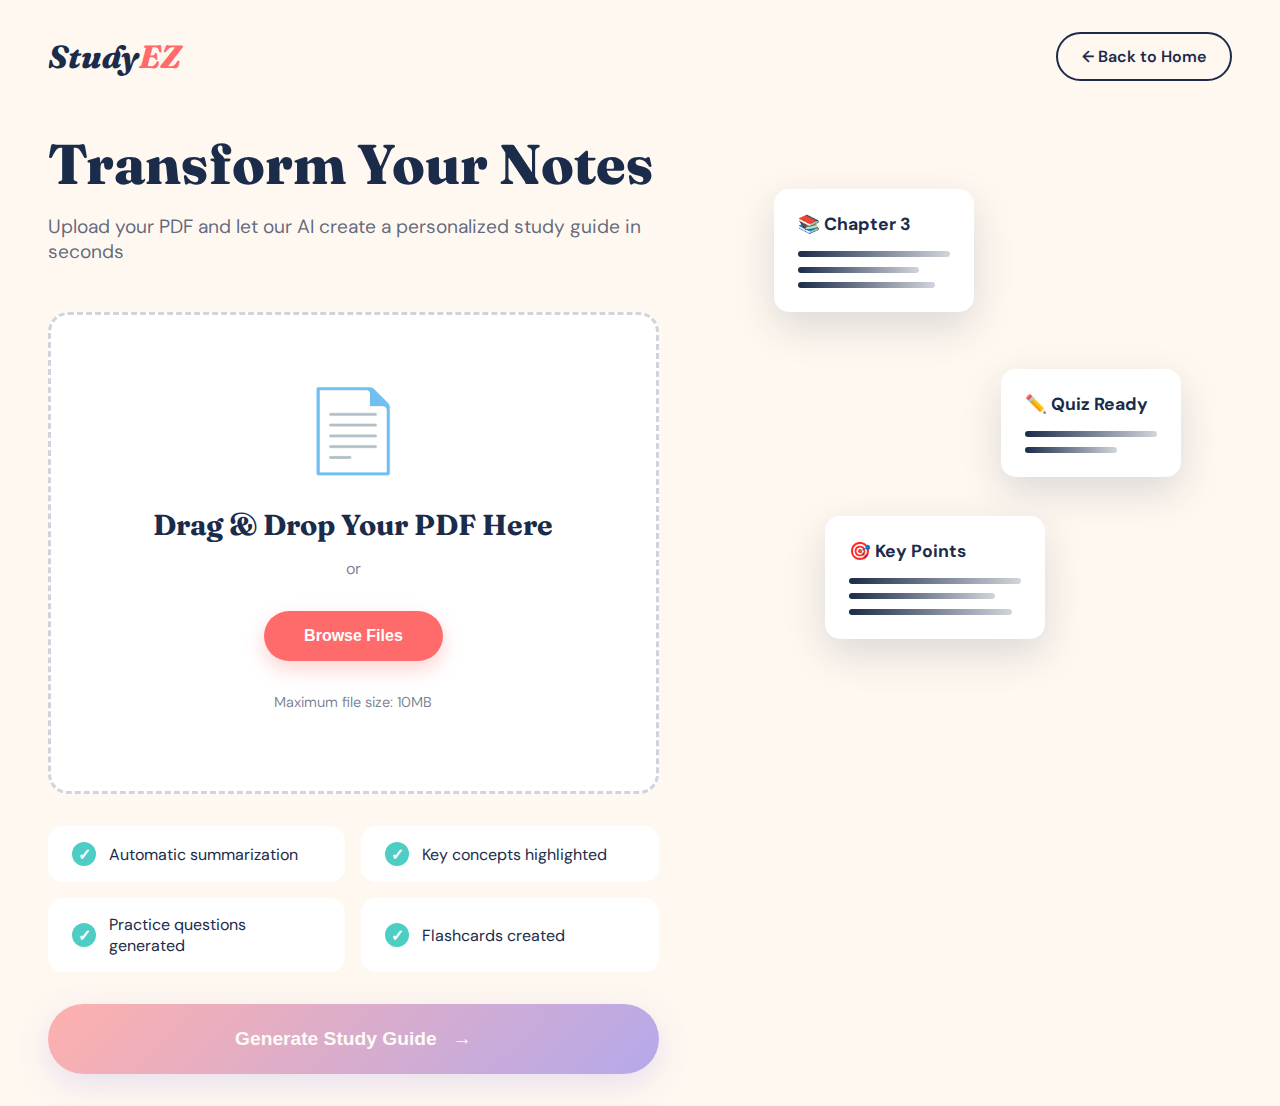
<file: index.html>
<!DOCTYPE html>
<html lang="en">
<head>
    <meta charset="UTF-8">
    <meta name="viewport" content="width=device-width, initial-scale=1.0">
    <title>Upload Your PDF - StudyEZ</title>
    <link rel="preconnect" href="https://fonts.googleapis.com">
    <link rel="preconnect" href="https://fonts.gstatic.com" crossorigin>
    <link href="https://fonts.googleapis.com/css2?family=Fraunces:ital,opsz,wght@0,9..144,300;0,9..144,600;0,9..144,800;1,9..144,300&family=DM+Sans:wght@400;500;700&display=swap" rel="stylesheet">
    <link rel="stylesheet" href="index.css">
</head>
<body>
    <div class="container">
        <div class="header">
            <div class="logo">Study<span>EZ</span></div>
            <a href="studyez-homepage.html" class="back-btn">← Back to Home</a>
        </div>

        <div class="upload-section">
            <div class="upload-content">
                <h1>Transform Your Notes</h1>
                <p class="subtitle">Upload your PDF and let our AI create a personalized study guide in seconds</p>

                <div class="upload-area" id="uploadArea">
                    <div class="upload-icon">📄</div>
                    <h2>Drag & Drop Your PDF Here</h2>
                    <p>or</p>
                    <button class="browse-btn" id="browseBtn">Browse Files</button>
                    <input type="file" id="fileInput" accept=".pdf" hidden>
                    <p class="file-info">Maximum file size: 10MB</p>
                </div>

                <div class="file-preview" id="filePreview" style="display: none;">
                    <div class="preview-header">
                        <div class="file-details">
                            <div class="file-icon">📄</div>
                            <div class="file-meta">
                                <h3 id="fileName">document.pdf</h3>
                                <p id="fileSize">2.5 MB</p>
                            </div>
                        </div>
                        <button class="remove-btn" id="removeBtn">✕</button>
                    </div>
                    <div class="progress-container">
                        <div class="progress-bar">
                            <div class="progress-fill" id="progressFill"></div>
                        </div>
                        <p class="progress-text" id="progressText">Processing...</p>
                    </div>
                </div>

                <div class="features-list">
                    <div class="feature-item">
                        <span class="check-icon">✓</span>
                        <span>Automatic summarization</span>
                    </div>
                    <div class="feature-item">
                        <span class="check-icon">✓</span>
                        <span>Key concepts highlighted</span>
                    </div>
                    <div class="feature-item">
                        <span class="check-icon">✓</span>
                        <span>Practice questions generated</span>
                    </div>
                    <div class="feature-item">
                        <span class="check-icon">✓</span>
                        <span>Flashcards created</span>
                    </div>
                </div>

                <button class="generate-btn" id="generateBtn" disabled>
                    <span class="btn-text">Generate Study Guide</span>
                    <span class="btn-icon">→</span>
                </button>
            </div>

            <div class="side-illustration">
                <div class="floating-card card-1">
                    <div class="card-header">📚 Chapter 3</div>
                    <div class="card-lines">
                        <div class="line"></div>
                        <div class="line"></div>
                        <div class="line"></div>
                    </div>
                </div>
                <div class="floating-card card-2">
                    <div class="card-header">✏️ Quiz Ready</div>
                    <div class="card-lines">
                        <div class="line"></div>
                        <div class="line"></div>
                    </div>
                </div>
                <div class="floating-card card-3">
                    <div class="card-header">🎯 Key Points</div>
                    <div class="card-lines">
                        <div class="line"></div>
                        <div class="line"></div>
                        <div class="line"></div>
                    </div>
                </div>
            </div>
        </div>

        <div class="success-modal" id="successModal" style="display: none;">
            <div class="modal-content">
                <div class="success-icon">🎉</div>
                <h2>Study Guide Ready!</h2>
                <p>Your personalized study guide has been generated successfully.</p>
                <button class="view-btn" id="viewBtn">View Study Guide</button>
            </div>
        </div>
    </div>

    <script src="index.js"></script>
</body>
</html>
</file>
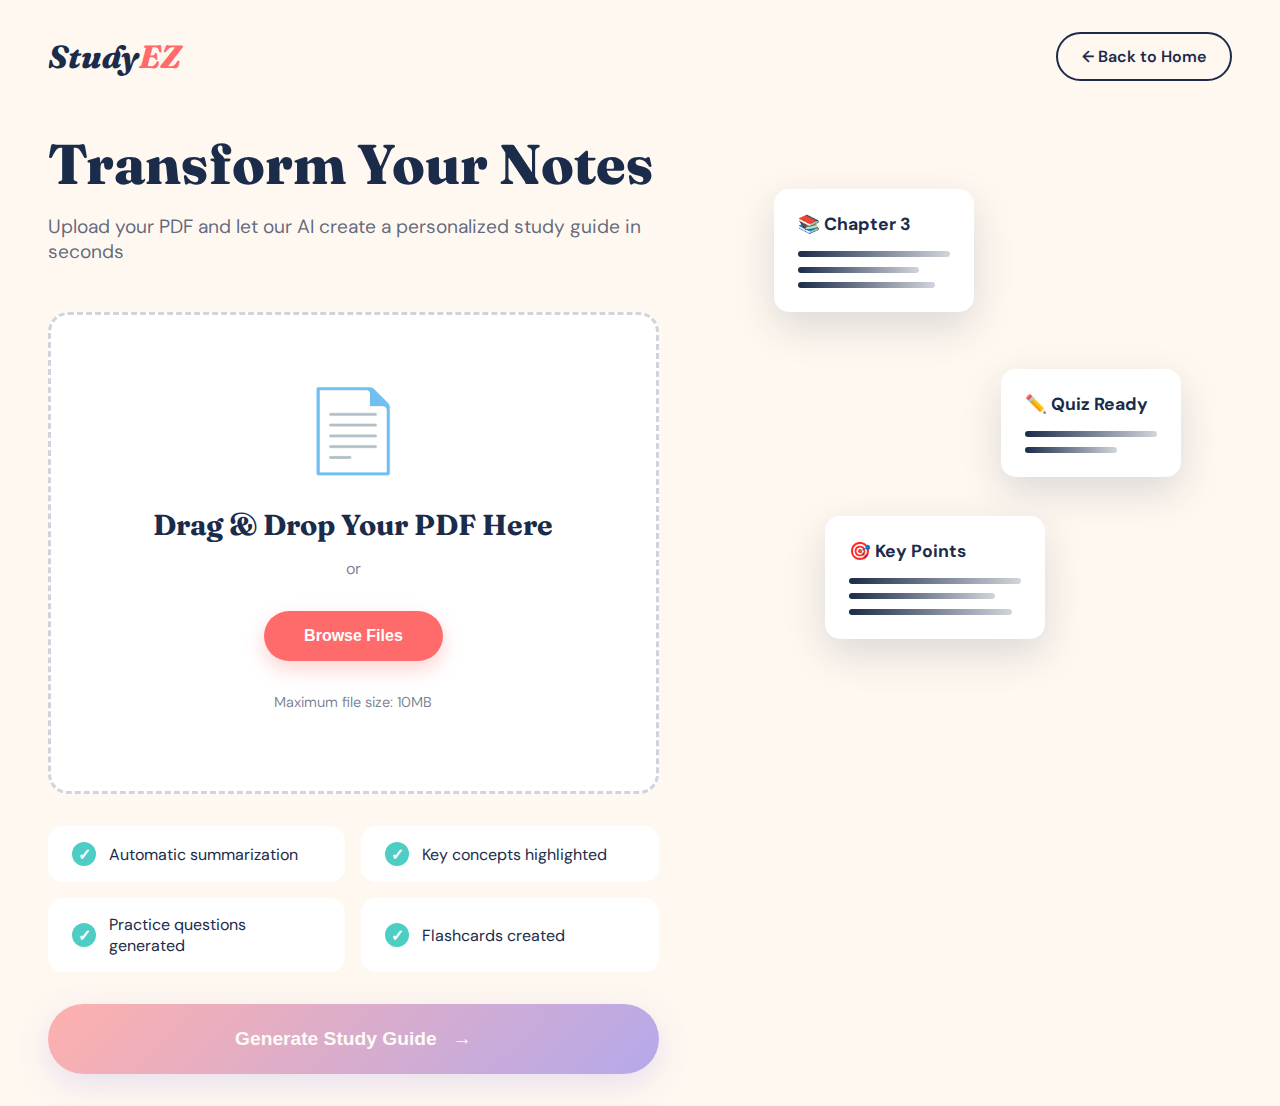
<file: upload.html>
<!DOCTYPE html>
<html lang="en">
<head>
    <meta charset="UTF-8">
    <meta name="viewport" content="width=device-width, initial-scale=1.0">
    <title>Upload Your PDF - StudyEZ</title>
    <link rel="preconnect" href="https://fonts.googleapis.com">
    <link rel="preconnect" href="https://fonts.gstatic.com" crossorigin>
    <link href="https://fonts.googleapis.com/css2?family=Fraunces:ital,opsz,wght@0,9..144,300;0,9..144,600;0,9..144,800;1,9..144,300&family=DM+Sans:wght@400;500;700&display=swap" rel="stylesheet">
    <link rel="stylesheet" href="upload-styles.css">
</head>
<body>
    <div class="container">
        <div class="header">
            <div class="logo">Study<span>EZ</span></div>
            <a href="studyez-homepage.html" class="back-btn">← Back to Home</a>
        </div>

        <div class="upload-section">
            <div class="upload-content">
                <h1>Transform Your Notes</h1>
                <p class="subtitle">Upload your PDF and let our AI create a personalized study guide in seconds</p>

                <div class="upload-area" id="uploadArea">
                    <div class="upload-icon">📄</div>
                    <h2>Drag & Drop Your PDF Here</h2>
                    <p>or</p>
                    <button class="browse-btn" id="browseBtn">Browse Files</button>
                    <input type="file" id="fileInput" accept=".pdf" hidden>
                    <p class="file-info">Maximum file size: 10MB</p>
                </div>

                <div class="file-preview" id="filePreview" style="display: none;">
                    <div class="preview-header">
                        <div class="file-details">
                            <div class="file-icon">📄</div>
                            <div class="file-meta">
                                <h3 id="fileName">document.pdf</h3>
                                <p id="fileSize">2.5 MB</p>
                            </div>
                        </div>
                        <button class="remove-btn" id="removeBtn">✕</button>
                    </div>
                    <div class="progress-container">
                        <div class="progress-bar">
                            <div class="progress-fill" id="progressFill"></div>
                        </div>
                        <p class="progress-text" id="progressText">Processing...</p>
                    </div>
                </div>

                <div class="features-list">
                    <div class="feature-item">
                        <span class="check-icon">✓</span>
                        <span>Automatic summarization</span>
                    </div>
                    <div class="feature-item">
                        <span class="check-icon">✓</span>
                        <span>Key concepts highlighted</span>
                    </div>
                    <div class="feature-item">
                        <span class="check-icon">✓</span>
                        <span>Practice questions generated</span>
                    </div>
                    <div class="feature-item">
                        <span class="check-icon">✓</span>
                        <span>Flashcards created</span>
                    </div>
                </div>

                <button class="generate-btn" id="generateBtn" disabled>
                    <span class="btn-text">Generate Study Guide</span>
                    <span class="btn-icon">→</span>
                </button>
            </div>

            <div class="side-illustration">
                <div class="floating-card card-1">
                    <div class="card-header">📚 Chapter 3</div>
                    <div class="card-lines">
                        <div class="line"></div>
                        <div class="line"></div>
                        <div class="line"></div>
                    </div>
                </div>
                <div class="floating-card card-2">
                    <div class="card-header">✏️ Quiz Ready</div>
                    <div class="card-lines">
                        <div class="line"></div>
                        <div class="line"></div>
                    </div>
                </div>
                <div class="floating-card card-3">
                    <div class="card-header">🎯 Key Points</div>
                    <div class="card-lines">
                        <div class="line"></div>
                        <div class="line"></div>
                        <div class="line"></div>
                    </div>
                </div>
            </div>
        </div>

        <div class="success-modal" id="successModal" style="display: none;">
            <div class="modal-content">
                <div class="success-icon">🎉</div>
                <h2>Study Guide Ready!</h2>
                <p>Your personalized study guide has been generated successfully.</p>
                <button class="view-btn" id="viewBtn">View Study Guide</button>
            </div>
        </div>
    </div>

    <script src="upload-script.js"></script>
</body>
</html>
</file>
<file: index.css>
:root {
    --cream: #FFF8F0;
    --deep-blue: #1B2B4A;
    --bright-coral: #FF6B6B;
    --soft-mint: #4ECDC4;
    --warm-yellow: #FFE66D;
    --rich-purple: #6C5CE7;
}

* {
    margin: 0;
    padding: 0;
    box-sizing: border-box;
}

body {
    font-family: 'DM Sans', sans-serif;
    background: var(--cream);
    color: var(--deep-blue);
    min-height: 100vh;
}

.container {
    max-width: 1400px;
    margin: 0 auto;
    padding: 2rem 3rem;
}

/* Header */
.header {
    display: flex;
    justify-content: space-between;
    align-items: center;
    margin-bottom: 3rem;
    animation: slideDown 0.6s ease-out;
}

@keyframes slideDown {
    from {
        opacity: 0;
        transform: translateY(-20px);
    }
    to {
        opacity: 1;
        transform: translateY(0);
    }
}

.logo {
    font-family: 'Fraunces', serif;
    font-size: 2rem;
    font-weight: 800;
    color: var(--deep-blue);
    font-style: italic;
}

.logo span {
    color: var(--bright-coral);
}

.back-btn {
    background: transparent;
    color: var(--deep-blue);
    padding: 0.75rem 1.5rem;
    border: 2px solid var(--deep-blue);
    border-radius: 50px;
    text-decoration: none;
    font-weight: 600;
    transition: all 0.3s;
}

.back-btn:hover {
    background: var(--deep-blue);
    color: var(--cream);
}

/* Upload Section */
.upload-section {
    display: grid;
    grid-template-columns: 1.2fr 1fr;
    gap: 4rem;
    align-items: start;
}

.upload-content h1 {
    font-family: 'Fraunces', serif;
    font-size: 3.5rem;
    font-weight: 800;
    margin-bottom: 1rem;
    animation: fadeInUp 0.6s ease-out 0.1s both;
}

@keyframes fadeInUp {
    from {
        opacity: 0;
        transform: translateY(20px);
    }
    to {
        opacity: 1;
        transform: translateY(0);
    }
}

.subtitle {
    font-size: 1.2rem;
    color: rgba(27, 43, 74, 0.7);
    margin-bottom: 3rem;
    animation: fadeInUp 0.6s ease-out 0.2s both;
}

/* Upload Area */
.upload-area {
    background: white;
    border: 3px dashed rgba(27, 43, 74, 0.2);
    border-radius: 20px;
    padding: 4rem 2rem;
    text-align: center;
    transition: all 0.3s;
    cursor: pointer;
    animation: fadeInUp 0.6s ease-out 0.3s both;
}

.upload-area:hover {
    border-color: var(--bright-coral);
    background: rgba(255, 107, 107, 0.05);
    transform: scale(1.02);
}

.upload-area.drag-over {
    border-color: var(--bright-coral);
    background: rgba(255, 107, 107, 0.1);
    transform: scale(1.02);
}

.upload-icon {
    font-size: 5rem;
    margin-bottom: 1.5rem;
    animation: float 3s ease-in-out infinite;
}

@keyframes float {
    0%, 100% { transform: translateY(0); }
    50% { transform: translateY(-10px); }
}

.upload-area h2 {
    font-family: 'Fraunces', serif;
    font-size: 1.8rem;
    margin-bottom: 1rem;
    color: var(--deep-blue);
}

.upload-area p {
    color: rgba(27, 43, 74, 0.6);
    margin: 1rem 0;
}

.browse-btn {
    background: var(--bright-coral);
    color: white;
    padding: 1rem 2.5rem;
    border: none;
    border-radius: 50px;
    font-weight: 700;
    font-size: 1rem;
    cursor: pointer;
    transition: all 0.3s;
    box-shadow: 0 8px 20px rgba(255, 107, 107, 0.3);
    margin: 1rem 0;
}

.browse-btn:hover {
    transform: translateY(-2px);
    box-shadow: 0 12px 30px rgba(255, 107, 107, 0.4);
}

.file-info {
    font-size: 0.9rem;
    color: rgba(27, 43, 74, 0.5);
    margin-top: 1rem;
}

/* File Preview */
.file-preview {
    background: white;
    border-radius: 20px;
    padding: 2rem;
    margin-bottom: 2rem;
    box-shadow: 0 10px 30px rgba(27, 43, 74, 0.1);
    animation: slideIn 0.4s ease-out;
}

@keyframes slideIn {
    from {
        opacity: 0;
        transform: translateY(-20px);
    }
    to {
        opacity: 1;
        transform: translateY(0);
    }
}

.preview-header {
    display: flex;
    justify-content: space-between;
    align-items: center;
    margin-bottom: 1.5rem;
}

.file-details {
    display: flex;
    gap: 1rem;
    align-items: center;
}

.file-icon {
    font-size: 2.5rem;
}

.file-meta h3 {
    font-size: 1.1rem;
    color: var(--deep-blue);
    margin-bottom: 0.3rem;
}

.file-meta p {
    font-size: 0.9rem;
    color: rgba(27, 43, 74, 0.6);
}

.remove-btn {
    background: rgba(255, 107, 107, 0.1);
    color: var(--bright-coral);
    border: none;
    width: 35px;
    height: 35px;
    border-radius: 50%;
    cursor: pointer;
    font-size: 1.2rem;
    transition: all 0.3s;
}

.remove-btn:hover {
    background: var(--bright-coral);
    color: white;
    transform: rotate(90deg);
}

/* Progress Bar */
.progress-container {
    margin-top: 1rem;
}

.progress-bar {
    width: 100%;
    height: 8px;
    background: rgba(27, 43, 74, 0.1);
    border-radius: 10px;
    overflow: hidden;
}

.progress-fill {
    height: 100%;
    background: linear-gradient(90deg, var(--soft-mint) 0%, var(--rich-purple) 100%);
    width: 0%;
    transition: width 0.3s ease;
    border-radius: 10px;
}

.progress-text {
    text-align: center;
    margin-top: 0.5rem;
    font-size: 0.9rem;
    color: var(--rich-purple);
    font-weight: 600;
}

/* Features List */
.features-list {
    display: grid;
    grid-template-columns: repeat(2, 1fr);
    gap: 1rem;
    margin: 2rem 0;
    animation: fadeInUp 0.6s ease-out 0.4s both;
}

.feature-item {
    display: flex;
    align-items: center;
    gap: 0.8rem;
    background: white;
    padding: 1rem 1.5rem;
    border-radius: 15px;
    transition: transform 0.3s;
}

.feature-item:hover {
    transform: translateX(5px);
}

.check-icon {
    background: var(--soft-mint);
    color: white;
    width: 24px;
    height: 24px;
    border-radius: 50%;
    display: flex;
    align-items: center;
    justify-content: center;
    font-weight: bold;
    flex-shrink: 0;
}

/* Generate Button */
.generate-btn {
    width: 100%;
    background: linear-gradient(135deg, var(--bright-coral) 0%, var(--rich-purple) 100%);
    color: white;
    padding: 1.5rem 3rem;
    border: none;
    border-radius: 50px;
    font-weight: 700;
    font-size: 1.2rem;
    cursor: pointer;
    display: flex;
    align-items: center;
    justify-content: center;
    gap: 1rem;
    transition: all 0.3s;
    box-shadow: 0 10px 30px rgba(108, 92, 231, 0.3);
    animation: fadeInUp 0.6s ease-out 0.5s both;
}

.generate-btn:disabled {
    opacity: 0.5;
    cursor: not-allowed;
}

.generate-btn:not(:disabled):hover {
    transform: translateY(-3px);
    box-shadow: 0 15px 40px rgba(108, 92, 231, 0.4);
}

.generate-btn:not(:disabled):hover .btn-icon {
    transform: translateX(5px);
}

.btn-icon {
    transition: transform 0.3s;
}

/* Side Illustration */
.side-illustration {
    position: relative;
    height: 600px;
    animation: fadeInRight 0.8s ease-out 0.4s both;
}

@keyframes fadeInRight {
    from {
        opacity: 0;
        transform: translateX(30px);
    }
    to {
        opacity: 1;
        transform: translateX(0);
    }
}

.floating-card {
    position: absolute;
    background: white;
    padding: 1.5rem;
    border-radius: 15px;
    box-shadow: 0 15px 40px rgba(27, 43, 74, 0.15);
    animation: floatCard 6s ease-in-out infinite;
}

.card-1 {
    top: 10%;
    left: 10%;
    width: 200px;
    animation-delay: 0s;
}

.card-2 {
    top: 40%;
    right: 10%;
    width: 180px;
    animation-delay: 2s;
}

.card-3 {
    bottom: 15%;
    left: 20%;
    width: 220px;
    animation-delay: 4s;
}

@keyframes floatCard {
    0%, 100% { transform: translateY(0) rotate(0deg); }
    50% { transform: translateY(-20px) rotate(2deg); }
}

.card-header {
    font-weight: 700;
    margin-bottom: 1rem;
    color: var(--deep-blue);
    font-size: 1.1rem;
}

.card-lines {
    display: flex;
    flex-direction: column;
    gap: 0.6rem;
}

.line {
    height: 6px;
    background: linear-gradient(90deg, var(--deep-blue) 0%, rgba(27, 43, 74, 0.2) 100%);
    border-radius: 3px;
}

.card-1 .line:nth-child(1) { width: 100%; }
.card-1 .line:nth-child(2) { width: 80%; }
.card-1 .line:nth-child(3) { width: 90%; }

.card-2 .line:nth-child(1) { width: 100%; }
.card-2 .line:nth-child(2) { width: 70%; }

.card-3 .line:nth-child(1) { width: 100%; }
.card-3 .line:nth-child(2) { width: 85%; }
.card-3 .line:nth-child(3) { width: 95%; }

/* Success Modal */
.success-modal {
    position: fixed;
    top: 0;
    left: 0;
    right: 0;
    bottom: 0;
    background: rgba(27, 43, 74, 0.9);
    display: flex;
    align-items: center;
    justify-content: center;
    z-index: 1000;
    animation: fadeIn 0.3s ease-out;
}

@keyframes fadeIn {
    from { opacity: 0; }
    to { opacity: 1; }
}

.modal-content {
    background: white;
    padding: 3rem;
    border-radius: 30px;
    text-align: center;
    max-width: 500px;
    animation: scaleIn 0.4s ease-out;
}

@keyframes scaleIn {
    from {
        opacity: 0;
        transform: scale(0.8);
    }
    to {
        opacity: 1;
        transform: scale(1);
    }
}

.success-icon {
    font-size: 5rem;
    margin-bottom: 1.5rem;
    animation: bounce 0.6s ease-out;
}

@keyframes bounce {
    0%, 100% { transform: scale(1); }
    50% { transform: scale(1.2); }
}

.modal-content h2 {
    font-family: 'Fraunces', serif;
    font-size: 2.5rem;
    margin-bottom: 1rem;
    color: var(--deep-blue);
}

.modal-content p {
    color: rgba(27, 43, 74, 0.7);
    margin-bottom: 2rem;
    font-size: 1.1rem;
}

.view-btn {
    background: linear-gradient(135deg, var(--bright-coral) 0%, var(--rich-purple) 100%);
    color: white;
    padding: 1.2rem 3rem;
    border: none;
    border-radius: 50px;
    font-weight: 700;
    font-size: 1.1rem;
    cursor: pointer;
    transition: all 0.3s;
    box-shadow: 0 10px 30px rgba(108, 92, 231, 0.3);
}

.view-btn:hover {
    transform: translateY(-3px);
    box-shadow: 0 15px 40px rgba(108, 92, 231, 0.4);
}

/* Responsive */
@media (max-width: 968px) {
    .upload-section {
        grid-template-columns: 1fr;
    }

    .upload-content h1 {
        font-size: 2.5rem;
    }

    .features-list {
        grid-template-columns: 1fr;
    }

    .side-illustration {
        display: none;
    }

    .container {
        padding: 1.5rem;
    }
}
</file>
<file: upload-styles.css>
:root {
    --cream: #FFF8F0;
    --deep-blue: #1B2B4A;
    --bright-coral: #FF6B6B;
    --soft-mint: #4ECDC4;
    --warm-yellow: #FFE66D;
    --rich-purple: #6C5CE7;
}

* {
    margin: 0;
    padding: 0;
    box-sizing: border-box;
}

body {
    font-family: 'DM Sans', sans-serif;
    background: var(--cream);
    color: var(--deep-blue);
    min-height: 100vh;
}

.container {
    max-width: 1400px;
    margin: 0 auto;
    padding: 2rem 3rem;
}

/* Header */
.header {
    display: flex;
    justify-content: space-between;
    align-items: center;
    margin-bottom: 3rem;
    animation: slideDown 0.6s ease-out;
}

@keyframes slideDown {
    from {
        opacity: 0;
        transform: translateY(-20px);
    }
    to {
        opacity: 1;
        transform: translateY(0);
    }
}

.logo {
    font-family: 'Fraunces', serif;
    font-size: 2rem;
    font-weight: 800;
    color: var(--deep-blue);
    font-style: italic;
}

.logo span {
    color: var(--bright-coral);
}

.back-btn {
    background: transparent;
    color: var(--deep-blue);
    padding: 0.75rem 1.5rem;
    border: 2px solid var(--deep-blue);
    border-radius: 50px;
    text-decoration: none;
    font-weight: 600;
    transition: all 0.3s;
}

.back-btn:hover {
    background: var(--deep-blue);
    color: var(--cream);
}

/* Upload Section */
.upload-section {
    display: grid;
    grid-template-columns: 1.2fr 1fr;
    gap: 4rem;
    align-items: start;
}

.upload-content h1 {
    font-family: 'Fraunces', serif;
    font-size: 3.5rem;
    font-weight: 800;
    margin-bottom: 1rem;
    animation: fadeInUp 0.6s ease-out 0.1s both;
}

@keyframes fadeInUp {
    from {
        opacity: 0;
        transform: translateY(20px);
    }
    to {
        opacity: 1;
        transform: translateY(0);
    }
}

.subtitle {
    font-size: 1.2rem;
    color: rgba(27, 43, 74, 0.7);
    margin-bottom: 3rem;
    animation: fadeInUp 0.6s ease-out 0.2s both;
}

/* Upload Area */
.upload-area {
    background: white;
    border: 3px dashed rgba(27, 43, 74, 0.2);
    border-radius: 20px;
    padding: 4rem 2rem;
    text-align: center;
    transition: all 0.3s;
    cursor: pointer;
    animation: fadeInUp 0.6s ease-out 0.3s both;
}

.upload-area:hover {
    border-color: var(--bright-coral);
    background: rgba(255, 107, 107, 0.05);
    transform: scale(1.02);
}

.upload-area.drag-over {
    border-color: var(--bright-coral);
    background: rgba(255, 107, 107, 0.1);
    transform: scale(1.02);
}

.upload-icon {
    font-size: 5rem;
    margin-bottom: 1.5rem;
    animation: float 3s ease-in-out infinite;
}

@keyframes float {
    0%, 100% { transform: translateY(0); }
    50% { transform: translateY(-10px); }
}

.upload-area h2 {
    font-family: 'Fraunces', serif;
    font-size: 1.8rem;
    margin-bottom: 1rem;
    color: var(--deep-blue);
}

.upload-area p {
    color: rgba(27, 43, 74, 0.6);
    margin: 1rem 0;
}

.browse-btn {
    background: var(--bright-coral);
    color: white;
    padding: 1rem 2.5rem;
    border: none;
    border-radius: 50px;
    font-weight: 700;
    font-size: 1rem;
    cursor: pointer;
    transition: all 0.3s;
    box-shadow: 0 8px 20px rgba(255, 107, 107, 0.3);
    margin: 1rem 0;
}

.browse-btn:hover {
    transform: translateY(-2px);
    box-shadow: 0 12px 30px rgba(255, 107, 107, 0.4);
}

.file-info {
    font-size: 0.9rem;
    color: rgba(27, 43, 74, 0.5);
    margin-top: 1rem;
}

/* File Preview */
.file-preview {
    background: white;
    border-radius: 20px;
    padding: 2rem;
    margin-bottom: 2rem;
    box-shadow: 0 10px 30px rgba(27, 43, 74, 0.1);
    animation: slideIn 0.4s ease-out;
}

@keyframes slideIn {
    from {
        opacity: 0;
        transform: translateY(-20px);
    }
    to {
        opacity: 1;
        transform: translateY(0);
    }
}

.preview-header {
    display: flex;
    justify-content: space-between;
    align-items: center;
    margin-bottom: 1.5rem;
}

.file-details {
    display: flex;
    gap: 1rem;
    align-items: center;
}

.file-icon {
    font-size: 2.5rem;
}

.file-meta h3 {
    font-size: 1.1rem;
    color: var(--deep-blue);
    margin-bottom: 0.3rem;
}

.file-meta p {
    font-size: 0.9rem;
    color: rgba(27, 43, 74, 0.6);
}

.remove-btn {
    background: rgba(255, 107, 107, 0.1);
    color: var(--bright-coral);
    border: none;
    width: 35px;
    height: 35px;
    border-radius: 50%;
    cursor: pointer;
    font-size: 1.2rem;
    transition: all 0.3s;
}

.remove-btn:hover {
    background: var(--bright-coral);
    color: white;
    transform: rotate(90deg);
}

/* Progress Bar */
.progress-container {
    margin-top: 1rem;
}

.progress-bar {
    width: 100%;
    height: 8px;
    background: rgba(27, 43, 74, 0.1);
    border-radius: 10px;
    overflow: hidden;
}

.progress-fill {
    height: 100%;
    background: linear-gradient(90deg, var(--soft-mint) 0%, var(--rich-purple) 100%);
    width: 0%;
    transition: width 0.3s ease;
    border-radius: 10px;
}

.progress-text {
    text-align: center;
    margin-top: 0.5rem;
    font-size: 0.9rem;
    color: var(--rich-purple);
    font-weight: 600;
}

/* Features List */
.features-list {
    display: grid;
    grid-template-columns: repeat(2, 1fr);
    gap: 1rem;
    margin: 2rem 0;
    animation: fadeInUp 0.6s ease-out 0.4s both;
}

.feature-item {
    display: flex;
    align-items: center;
    gap: 0.8rem;
    background: white;
    padding: 1rem 1.5rem;
    border-radius: 15px;
    transition: transform 0.3s;
}

.feature-item:hover {
    transform: translateX(5px);
}

.check-icon {
    background: var(--soft-mint);
    color: white;
    width: 24px;
    height: 24px;
    border-radius: 50%;
    display: flex;
    align-items: center;
    justify-content: center;
    font-weight: bold;
    flex-shrink: 0;
}

/* Generate Button */
.generate-btn {
    width: 100%;
    background: linear-gradient(135deg, var(--bright-coral) 0%, var(--rich-purple) 100%);
    color: white;
    padding: 1.5rem 3rem;
    border: none;
    border-radius: 50px;
    font-weight: 700;
    font-size: 1.2rem;
    cursor: pointer;
    display: flex;
    align-items: center;
    justify-content: center;
    gap: 1rem;
    transition: all 0.3s;
    box-shadow: 0 10px 30px rgba(108, 92, 231, 0.3);
    animation: fadeInUp 0.6s ease-out 0.5s both;
}

.generate-btn:disabled {
    opacity: 0.5;
    cursor: not-allowed;
}

.generate-btn:not(:disabled):hover {
    transform: translateY(-3px);
    box-shadow: 0 15px 40px rgba(108, 92, 231, 0.4);
}

.generate-btn:not(:disabled):hover .btn-icon {
    transform: translateX(5px);
}

.btn-icon {
    transition: transform 0.3s;
}

/* Side Illustration */
.side-illustration {
    position: relative;
    height: 600px;
    animation: fadeInRight 0.8s ease-out 0.4s both;
}

@keyframes fadeInRight {
    from {
        opacity: 0;
        transform: translateX(30px);
    }
    to {
        opacity: 1;
        transform: translateX(0);
    }
}

.floating-card {
    position: absolute;
    background: white;
    padding: 1.5rem;
    border-radius: 15px;
    box-shadow: 0 15px 40px rgba(27, 43, 74, 0.15);
    animation: floatCard 6s ease-in-out infinite;
}

.card-1 {
    top: 10%;
    left: 10%;
    width: 200px;
    animation-delay: 0s;
}

.card-2 {
    top: 40%;
    right: 10%;
    width: 180px;
    animation-delay: 2s;
}

.card-3 {
    bottom: 15%;
    left: 20%;
    width: 220px;
    animation-delay: 4s;
}

@keyframes floatCard {
    0%, 100% { transform: translateY(0) rotate(0deg); }
    50% { transform: translateY(-20px) rotate(2deg); }
}

.card-header {
    font-weight: 700;
    margin-bottom: 1rem;
    color: var(--deep-blue);
    font-size: 1.1rem;
}

.card-lines {
    display: flex;
    flex-direction: column;
    gap: 0.6rem;
}

.line {
    height: 6px;
    background: linear-gradient(90deg, var(--deep-blue) 0%, rgba(27, 43, 74, 0.2) 100%);
    border-radius: 3px;
}

.card-1 .line:nth-child(1) { width: 100%; }
.card-1 .line:nth-child(2) { width: 80%; }
.card-1 .line:nth-child(3) { width: 90%; }

.card-2 .line:nth-child(1) { width: 100%; }
.card-2 .line:nth-child(2) { width: 70%; }

.card-3 .line:nth-child(1) { width: 100%; }
.card-3 .line:nth-child(2) { width: 85%; }
.card-3 .line:nth-child(3) { width: 95%; }

/* Success Modal */
.success-modal {
    position: fixed;
    top: 0;
    left: 0;
    right: 0;
    bottom: 0;
    background: rgba(27, 43, 74, 0.9);
    display: flex;
    align-items: center;
    justify-content: center;
    z-index: 1000;
    animation: fadeIn 0.3s ease-out;
}

@keyframes fadeIn {
    from { opacity: 0; }
    to { opacity: 1; }
}

.modal-content {
    background: white;
    padding: 3rem;
    border-radius: 30px;
    text-align: center;
    max-width: 500px;
    animation: scaleIn 0.4s ease-out;
}

@keyframes scaleIn {
    from {
        opacity: 0;
        transform: scale(0.8);
    }
    to {
        opacity: 1;
        transform: scale(1);
    }
}

.success-icon {
    font-size: 5rem;
    margin-bottom: 1.5rem;
    animation: bounce 0.6s ease-out;
}

@keyframes bounce {
    0%, 100% { transform: scale(1); }
    50% { transform: scale(1.2); }
}

.modal-content h2 {
    font-family: 'Fraunces', serif;
    font-size: 2.5rem;
    margin-bottom: 1rem;
    color: var(--deep-blue);
}

.modal-content p {
    color: rgba(27, 43, 74, 0.7);
    margin-bottom: 2rem;
    font-size: 1.1rem;
}

.view-btn {
    background: linear-gradient(135deg, var(--bright-coral) 0%, var(--rich-purple) 100%);
    color: white;
    padding: 1.2rem 3rem;
    border: none;
    border-radius: 50px;
    font-weight: 700;
    font-size: 1.1rem;
    cursor: pointer;
    transition: all 0.3s;
    box-shadow: 0 10px 30px rgba(108, 92, 231, 0.3);
}

.view-btn:hover {
    transform: translateY(-3px);
    box-shadow: 0 15px 40px rgba(108, 92, 231, 0.4);
}

/* Responsive */
@media (max-width: 968px) {
    .upload-section {
        grid-template-columns: 1fr;
    }

    .upload-content h1 {
        font-size: 2.5rem;
    }

    .features-list {
        grid-template-columns: 1fr;
    }

    .side-illustration {
        display: none;
    }

    .container {
        padding: 1.5rem;
    }
}
</file>
